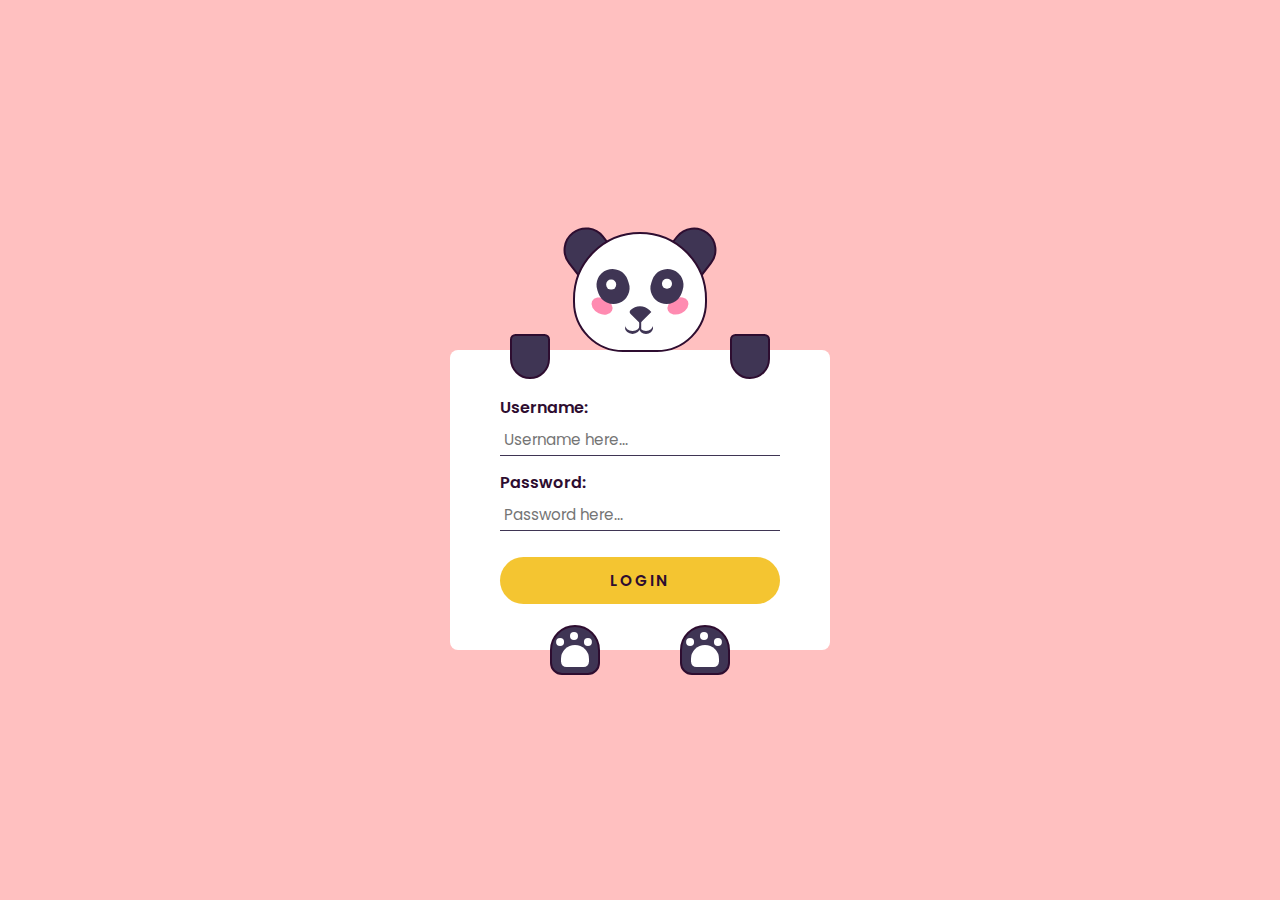
<file: index.html>
<!DOCTYPE html>
<html lang="en">
  <head>
    <meta name="viewport" content="width=device-width, initial-scale=1.0" />
    <title>Interactive Panda Form</title>
    <!-- Google Font -->
    <link
      href="https://fonts.googleapis.com/css2?family=Poppins:wght@400;600&display=swap"
      rel="stylesheet"
    />
    <!-- Stylesheet -->
    <link rel="stylesheet" href="girisstyle.css" />
  </head>
  <body>
    <div class="container">
      <form  >
        <label for="username">Username:</label>
        <input type="text" id="username" placeholder="Username here..." />
        <label for="password">Password:</label>
        <input type="password" id="password" placeholder="Password here..." />
        <button id="login">Login</button>
      </form>
      <div class="ear-l"></div>
      <div class="ear-r"></div>
      <div class="panda-face">
        <div class="blush-l"></div>
        <div class="blush-r"></div>
        <div class="eye-l">
          <div class="eyeball-l"></div>
        </div>
        <div class="eye-r">
          <div class="eyeball-r"></div>
        </div>
        <div class="nose"></div>
        <div class="mouth"></div>
      </div>
      <div class="hand-l"></div>
      <div class="hand-r"></div>
      <div class="paw-l"></div>
      <div class="paw-r"></div>
    </div>
    <!-- Script -->
    <script>
    var login=document.getElementById("login");
    let usernameRef = document.getElementById("username");
        let passwordRef = document.getElementById("password");
        let eyeL = document.querySelector(".eyeball-l");
        let eyeR = document.querySelector(".eyeball-r");
        let handL = document.querySelector(".hand-l");
        let handR = document.querySelector(".hand-r");
        
login.addEventListener('click' ,()=>{
if(usernameRef.value=="enes" && passwordRef.value=="enes123"){
    event.preventDefault();
    window.location.href = "ana.html";
}
else{
  for(var a=0;a<=10;a++){
    
  }
    alert("yanlış giriş")
}
})

        let normalEyeStyle = () => {
          eyeL.style.cssText = `
            left:0.6em;
            top: 0.6em;
          `;
          eyeR.style.cssText = `
          right:0.6em;
          top:0.6em;
          `;
        };
        
        let normalHandStyle = () => {
          handL.style.cssText = `
                height: 2.81em;
                top:8.4em;
                left:7.5em;
                transform: rotate(0deg);
            `;
          handR.style.cssText = `
                height: 2.81em;
                top: 8.4em;
                right: 7.5em;
                transform: rotate(0deg)
            `;
        };
        //When clicked on username input
        usernameRef.addEventListener("focus", () => {
          eyeL.style.cssText = `
            left: 0.75em;
            top: 1.12em;  
          `;
          eyeR.style.cssText = `
            right: 0.75em;
            top: 1.12em;
          `;
          normalHandStyle();
        });
        //When clicked on password input
        passwordRef.addEventListener("focus", () => {
          handL.style.cssText = `
                height: 6.56em;
                top: 3.87em;
                left: 11.75em;
                transform: rotate(-155deg);    
            `;
          handR.style.cssText = `
            height: 6.56em;
            top: 3.87em;
            right: 11.75em;
            transform: rotate(155deg);
          `;
          normalEyeStyle();
        });
        //When clicked outside username and password input
        document.addEventListener("click", (e) => {
          let clickedElem = e.target;
          if (clickedElem != usernameRef && clickedElem != passwordRef) {
            normalEyeStyle();
            normalHandStyle();
          }
        });</script>
  </body>
</html>
</file>
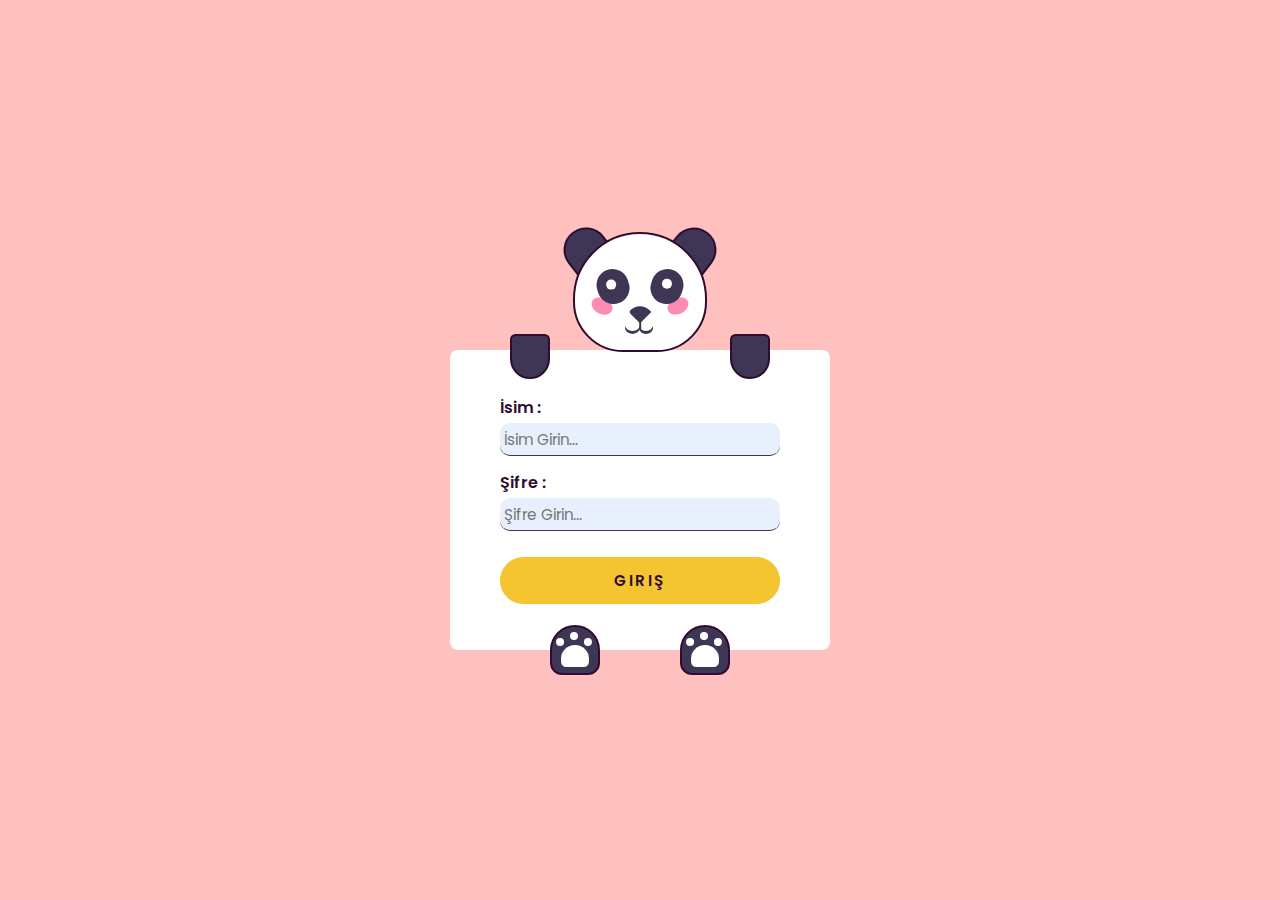
<file: B sitesi/index.html>
<!DOCTYPE html>
<html lang="en">

<head>
  <meta name="viewport" content="width=device-width, initial-scale=1.0" />
  <title>Giriş</title>
  <link href="https://fonts.googleapis.com/css2?family=Poppins:wght@400;600&display=swap" rel="stylesheet" />
  <link rel="stylesheet" href="girisstyle.css" />
  <link rel="web icon" type="png" href="res/giris.png">

</head>

<body>
  <div class="container">
    <form>
      <label for="username">İsim :</label>
      <input type="text" id="username" placeholder="İsim Girin..." />
      <label for="password">Şifre :</label>
      <input type="password" id="password" placeholder="Şifre Girin..." />
      <button id="login">Giriş</button>
    </form>
    <div class="ear-l"></div>
    <div class="ear-r"></div>
    <div class="panda-face">
      <div class="blush-l"></div>
      <div class="blush-r"></div>
      <div class="eye-l">
        <div class="eyeball-l"></div>
      </div>
      <div class="eye-r">
        <div class="eyeball-r"></div>
      </div>
      <div class="nose"></div>
      <div class="mouth"></div>
    </div>
    <div class="hand-l"></div>
    <div class="hand-r"></div>
    <div class="paw-l"></div>
    <div class="paw-r"></div>
  </div>
  <!-- Script -->
  <script>
    var login = document.getElementById("login");
    let usernameRef = document.getElementById("username");
    let passwordRef = document.getElementById("password");
    let eyeL = document.querySelector(".eyeball-l");
    let eyeR = document.querySelector(".eyeball-r");
    let handL = document.querySelector(".hand-l");
    let handR = document.querySelector(".hand-r");

    login.addEventListener('click', () => {
      if ((usernameRef.value == desifreleme(isimsifre) && passwordRef.value == desifreleme(passifre)) || (usernameRef.value == desifreleme(isimsifree) && passwordRef.value == desifreleme(passifree))) {
        event.preventDefault();
        window.location.href = "ana.html";
      }
      else {
        alert("yanlış giriş"+desifreleme(isimsifre)+desifreleme(passifre));
        
      }
    })

    let normalEyeStyle = () => {
      eyeL.style.cssText = `
            left:0.6em;
            top: 0.6em;
          `;
      eyeR.style.cssText = `
          right:0.6em;
          top:0.6em;
          `;
    };

    let normalHandStyle = () => {
      handL.style.cssText = `
                height: 2.81em;
                top:8.4em;
                left:7.5em;
                transform: rotate(0deg);
            `;
      handR.style.cssText = `
                height: 2.81em;
                top: 8.4em;
                right: 7.5em;
                transform: rotate(0deg)
            `;
    };
    //When clicked on username input
    usernameRef.addEventListener("focus", () => {
      eyeL.style.cssText = `
            left: 0.75em;
            top: 1.12em;  
          `;
      eyeR.style.cssText = `
            right: 0.75em;
            top: 1.12em;
          `;
      normalHandStyle();
    });
    //When clicked on password input
    passwordRef.addEventListener("focus", () => {
      handL.style.cssText = `
                height: 6.56em;
                top: 3.87em;
                left: 11.75em;
                transform: rotate(-155deg);    
            `;
      handR.style.cssText = `
            height: 6.56em;
            top: 3.87em;
            right: 11.75em;
            transform: rotate(155deg);
          `;
      normalEyeStyle();
    });
    //When clicked outside username and password input
    document.addEventListener("click", (e) => {
      let clickedElem = e.target;
      if (clickedElem != usernameRef && clickedElem != passwordRef) {
        normalEyeStyle();
        normalHandStyle();
      }
    });

    const karakterler = [
      // Sayılar
      '0', '1', '2', '3', '4', '5', '6', '7', '8', '9',

      // Büyük harfler
      'A', 'B', 'C', 'D', 'E', 'F', 'G', 'H', 'I', 'J',
      'K', 'L', 'M', 'N', 'O', 'P', 'Q', 'R', 'S', 'T',
      'U', 'V', 'W', 'X', 'Y', 'Z',

      // Küçük harfler
      'a', 'b', 'c', 'd', 'e', 'f', 'g', 'h', 'i', 'j',
      'k', 'l', 'm', 'n', 'o', 'p', 'q', 'r', 's', 't',
      'u', 'v', 'w', 'x', 'y', 'z',

      // Özel karakterler
      '!', '@', '#', '$', '%', '^', '&', '*', '(', ')',
      '-', '_', '=', '+', '[', ']', '{', '}', ';', ':',
      '\'', '\"', ',', '.', '/', '<', '>', '?', '\\', '|',

      ' ', '`', '~'
    ];

    const kriptokrktrler = [
      'q', 'Z', ')', '6', '!', 'a', 'O', '-', '8', '{',
      'y', '[', '7', '%', 'E', '_', '@', '>', 'P', '}',
      '0', 'K', '\\', 'c', 'b', ';', 'i', 'U', 'X', ']',
      'r', 'Q', '&', 'n', 'R', '^', 'H', 'Y', '=', '2',
      '<', '4', 'p', 'd', 's', '1', 'z', '+', 'L', 'A',
      '#', 'v', '5', '(', '/', 'F', 'W', '3', 'I', 'M',
      'B', 'w', 'k', '9', '*', 'f', 'C', 'm', 'G', 'u',
      'N', '|', 'x', 'V', 'D', '?', 'T', ':', '.', 'S',
      'l', 'h', 'g', 'o', ',', 'J', 'e', 'j', '"', '`',
      't', ' ', '$', '!', '\'', '~'
    ];


    function desifreleme(sifmetin) {
      let sademetin = "";
      for (let i = 0; i < sifmetin.length; i++) {
        let item = sifmetin[i];
        for (let j = 0; j < kriptokrktrler.length; j++) {
          if (kriptokrktrler[j] === item) {
            sademetin += karakterler[j];
            break;
          }
        }
      }
      return sademetin;
    }
    let isimsifre = "<A</";
    let isimsifree = "As/HA";
    let passifree = "As/HAZ)6JJ";
    let passifre = "<A</Z)6JJ";



  </script>
</body>

</html>
</file>
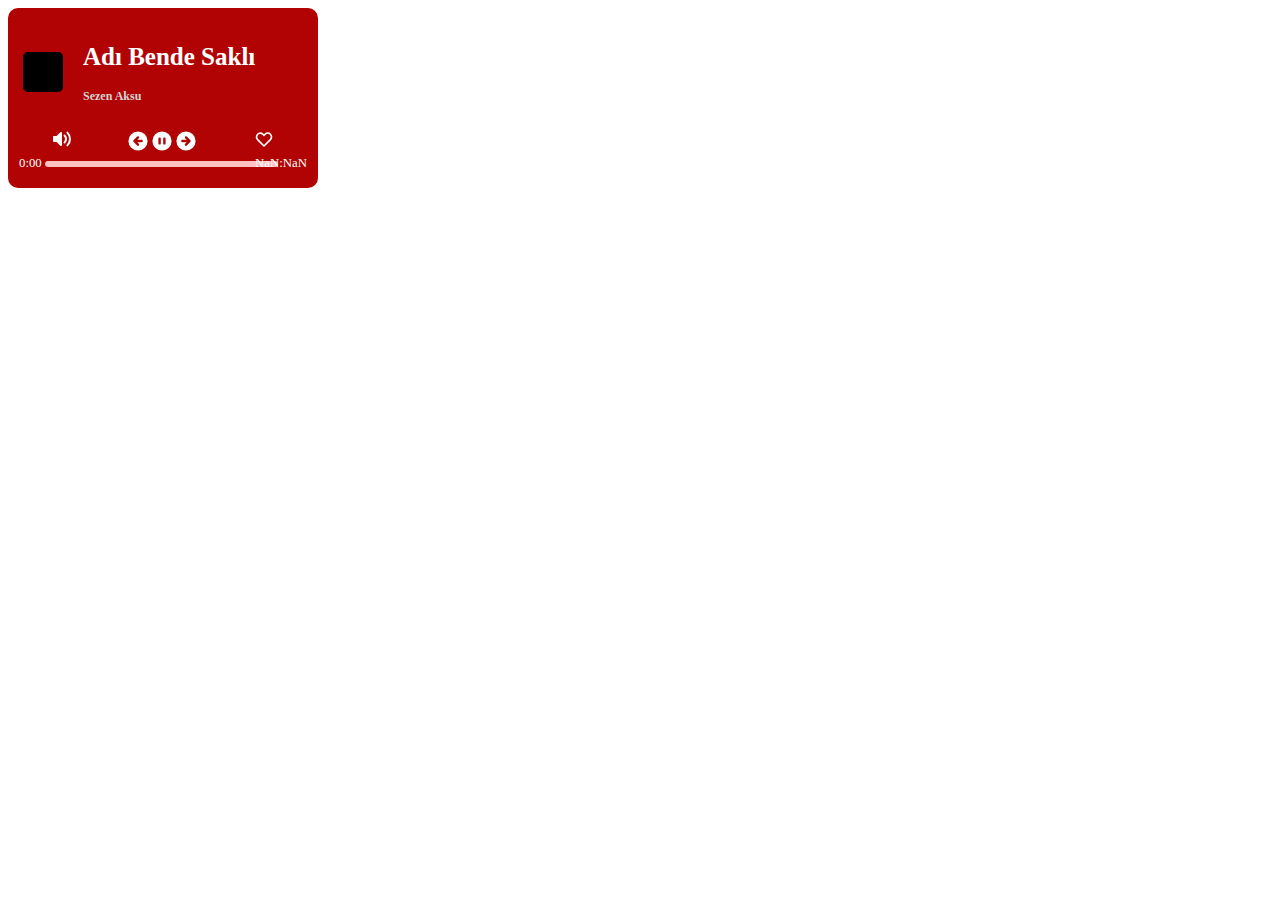
<file: B sitesi/-den.html>
<!DOCTYPE html>
<html lang="en">

<head>
  <meta charset="UTF-8">
  <meta name="viewport" content="width=device-width, initial-scale=1.0">
  <title>Document</title>
  <link href="https://cdnjs.cloudflare.com/ajax/libs/font-awesome/6.5.1/css/all.min.css" rel="stylesheet">

  <style>
    :root {
      --imgbg: #fbb6b6;
      --nav-a-color: #b10303;
      --nav-a-color-hov: #ff2323;
      --inp-border-c: #ff9494;
      --inp-place: #ff5757;
      --inp-border-c-focus: #b10303;
      --bg-color: #ffc0c0;
      --icerik-c: #b10303;
    }

    /* From Uiverse.io by LightAndy1 */
    /* Spotify music card made by: csozi | Website: www.csozi.hu*/

    .card {
      position: relative;
      width: 290px;
      height: 160px;
      background: var(--nav-a-color);
      border-radius: 10px;
      padding: 10px;
    }

    .top {
      align-items: center;
      position: relative;
      width: 100%;
      display: flex;
      gap: 20px;
    }

    .pfp {
      position: relative;
      top: 5px;
      left: 5px;
      height: 40px;
      width: 40px;
      background-color: #000000;
      border-radius: 5px;
      display: flex;
      justify-content: center;
      align-items: center;
    }

    .title-1 {
      color: white;
      font-size: 25px;
      font-weight: bolder;
      margin-left: 5px;
    }

    .title-2 {
      color: lightgrey;
      font-size: 12px;
      font-weight: bold;
      margin-top: -7px;
      margin-left: 5px;
    }

    .time {
      width: 75%;
      background-color: var(--bg-color);
      height: 6px;
      border-radius: 3px;
      position: absolute;
      left: 12%;
      margin: auto;
      bottom: 21px;
    }

    .elapsed {
      width: 0%;
      background-color: var(--nav-a-color-hov);
      height: 100%;
      border-radius: 3px;
    }

    .controls {
      color: rgb(255, 255, 255);
      display: flex;
      position: absolute;
      bottom: 30px;
      left: 0;
      width: 100%;
      justify-content: center;
    }

    .volume {
      height: 100%;
      width: 50px;
      margin-right: 2px;
    }

    .air {
      height: 100%;
      width: 54px;
    }

    .controls svg {
      cursor: pointer;
      transition: 0.1s;
      margin-bottom: 5px;
    }

    .controls svg:hover {
      color: var(--nav-a-color-hov);
    }

    .volume {
      opacity: 0;
      position: relative;
      transition: 0.2s;
    }

    .volume .slider {
      height: 4px;
      background-color: #bebebe;
      width: 80%;
      border-radius: 2px;
      margin-top: 8px;
      margin-left: 10%;
    }

    .volume .slider .green {
      background-color: #1db954;
      height: 100%;
      width: 80%;
      border-radius: 3px;
    }

    .volume .circle {
      background-color: #ffffff;
      height: 6px;
      width: 6px;
      border-radius: 3px;
      position: absolute;
      right: 20%;
      top: 60%;
    }

    .volume_button:hover~.volume,
    .volume:hover {
      opacity: 1;
    }

    .timetext {
      color: white;
      font-size: 0.8em;
      position: absolute;
    }

    .time_now {
      bottom: 4px;
      left: 11px;
    }

    .time_full {
      bottom: 4px;
      right: 11px;
    }

    .playing {
      display: flex;
      position: relative;
      justify-content: center;
      gap: 1px;
      width: 30px;
      height: 20px;
    }

    .greenline {
      background-color: #1db954;
      height: 20px;
      width: 2px;
      position: relative;
      transform-origin: bottom;
    }

    .line-1 {
      animation: infinite playing 1s ease-in-out;
      animation-delay: 0.2s;
    }

    .line-2 {
      animation: infinite playing 1s ease-in-out;
      animation-delay: 0.5s;
    }

    .line-3 {
      animation: infinite playing 1s ease-in-out;
      animation-delay: 0.6s;
    }

    .line-4 {
      animation: infinite playing 1s ease-in-out;
      animation-delay: 0s;
    }

    .line-5 {
      animation: infinite playing 1s ease-in-out;
      animation-delay: 0.4s;
    }

    @keyframes playing {
      0% {
        transform: scaleY(0.1);
      }

      33% {
        transform: scaleY(0.6);
      }

      66% {
        transform: scaleY(0.9);
      }

      100% {
        transform: scaleY(0.1);
      }
    }
  </style>
</head>

<body>
  <div class="card">
    <div class="top">
      <div class="pfp">
        <div class="playing">
          <div class="greenline line-1"></div>
          <div class="greenline line-2"></div>
          <div class="greenline line-3"></div>
          <div class="greenline line-4"></div>
          <div class="greenline line-5"></div>
        </div>
      </div>
      <div class="texts">
        <p class="title-1" id="sarkiismi">Soldiers Rage</p>
        <p class="title-2" id="sanatci">Tha Mechanic</p>
      </div>
    </div>

    <div class="controls">
      <svg class="volume_button" id="sesıco" width="24" height="20" fill="currentColor" viewBox="0 0 24 24"
        xmlns="http://www.w3.org/2000/svg">
        <path fill-rule="evenodd"
          d="M11.26 3.691A1.2 1.2 0 0 1 12 4.8v14.4a1.199 1.199 0 0 1-2.048.848L5.503 15.6H2.4a1.2 1.2 0 0 1-1.2-1.2V9.6a1.2 1.2 0 0 1 1.2-1.2h3.103l4.449-4.448a1.2 1.2 0 0 1 1.308-.26Zm6.328-.176a1.2 1.2 0 0 1 1.697 0A11.967 11.967 0 0 1 22.8 12a11.966 11.966 0 0 1-3.515 8.485 1.2 1.2 0 0 1-1.697-1.697A9.563 9.563 0 0 0 20.4 12a9.565 9.565 0 0 0-2.812-6.788 1.2 1.2 0 0 1 0-1.697Zm-3.394 3.393a1.2 1.2 0 0 1 1.698 0A7.178 7.178 0 0 1 18 12a7.18 7.18 0 0 1-2.108 5.092 1.2 1.2 0 1 1-1.698-1.698A4.782 4.782 0 0 0 15.6 12a4.78 4.78 0 0 0-1.406-3.394 1.2 1.2 0 0 1 0-1.698Z"
          clip-rule="evenodd"></path>
      </svg>
      <div class="volume">
        <div class="slider">
          <div class="green"></div>
        </div>
        <div class="circle"></div>
      </div>
      <svg width="24" height="24" id="onceki" fill="currentColor" viewBox="0 0 24 24"
        xmlns="http://www.w3.org/2000/svg">
        <path fill-rule="evenodd"
          d="M12 21.6a9.6 9.6 0 1 0 0-19.2 9.6 9.6 0 0 0 0 19.2Zm.848-12.352a1.2 1.2 0 0 0-1.696-1.696l-3.6 3.6a1.2 1.2 0 0 0 0 1.696l3.6 3.6a1.2 1.2 0 0 0 1.696-1.696L11.297 13.2H15.6a1.2 1.2 0 1 0 0-2.4h-4.303l1.551-1.552Z"
          clip-rule="evenodd"></path>
      </svg>
      <svg width="24" height="24" id="durum" fill="currentColor" viewBox="0 0 24 24" xmlns="http://www.w3.org/2000/svg">
        <path fill-rule="evenodd"
          d="M21.6 12a9.6 9.6 0 1 1-19.2 0 9.6 9.6 0 0 1 19.2 0ZM8.4 9.6a1.2 1.2 0 1 1 2.4 0v4.8a1.2 1.2 0 1 1-2.4 0V9.6Zm6-1.2a1.2 1.2 0 0 0-1.2 1.2v4.8a1.2 1.2 0 1 0 2.4 0V9.6a1.2 1.2 0 0 0-1.2-1.2Z"
          clip-rule="evenodd"></path>
      </svg>
      <svg width="24" height="24" id="sonraki" fill="currentColor" viewBox="0 0 24 24"
        xmlns="http://www.w3.org/2000/svg">
        <path fill-rule="evenodd"
          d="M12 21.6a9.6 9.6 0 1 0 0-19.2 9.6 9.6 0 0 0 0 19.2Zm4.448-10.448-3.6-3.6a1.2 1.2 0 0 0-1.696 1.696l1.551 1.552H8.4a1.2 1.2 0 1 0 0 2.4h4.303l-1.551 1.552a1.2 1.2 0 1 0 1.696 1.696l3.6-3.6a1.2 1.2 0 0 0 0-1.696Z"
          clip-rule="evenodd"></path>
      </svg>
      <div class="air"></div>
      <svg width="24" height="20" fill="none" stroke="currentColor" stroke-linecap="round" stroke-linejoin="round"
        stroke-width="2" viewBox="0 0 24 24" xmlns="http://www.w3.org/2000/svg">
        <path
          d="M3.343 7.778a4.5 4.5 0 0 1 7.339-1.46L12 7.636l1.318-1.318a4.5 4.5 0 1 1 6.364 6.364L12 20.364l-7.682-7.682a4.501 4.501 0 0 1-.975-4.904Z">
        </path>
      </svg>
    </div>
    <div class="time">
      <div class="elapsed" id="yuzdetop"></div>
    </div>
    <p class="timetext time_now">0:00</p>
    <p class="timetext time_full">0:00</p>

  </div>
  <script>
    var yesil = document.getElementsByClassName('greenline');
    var sarki = document.getElementById('sarkiismi');
    var yuzdesure = document.getElementById('yuzdetop');
    var sanatci = document.getElementById('sanatci');
    var simdikizaman = document.getElementsByClassName('time_now');
    var fullzaman = document.getElementsByClassName('time_full');
    var surekontrol = document.getElementsByClassName('elapsed');
    var sesıco = document.getElementById('sesıco');
    var onceki = document.getElementById('onceki');
    var sonraki = document.getElementById('sonraki');
    var durum = document.getElementById('durum');
    const sesyol = [//şarkı yolları
      'music/adı-bende-sakli.mp3',
      'music/bircocuksevdim.mp3',
      'music/mp3indirdur-Sezen-Aksu-Biliyorsun.mp3',
      'music/mp3indirdur-Sezen-Aksu-Firuze.mp3',
      'music/mp3indirdur-Sezen-Aksu-Unuttun-Mu-Beni.mp3'
    ];
    const isim = [
      "Adı Bende Saklı",
      "Bir Çocuk Sevdim",
      "Biliyorsun",
      "Firuze",
      "Unuttun Mu Beni"
    ];

    var a = 0;
    var tops = sesyol.length;//toplam şarkı sayısı
    gizle(a);
    var d = 1;
    var s = 0;
    let ses = new Audio(sesyol[s]);
    function gizle(a) {
      if (a == 0) {
        for (let i = 0; i < yesil.length; i++) {
          yesil[i].style.opacity = "0";  // Her bir öğeyi gizler
        }
      }
      if (a == 1) {
        for (let i = 0; i < yesil.length; i++) {
          yesil[i].style.opacity = "1";
        }
      }
    }
    baslat();//bu ve alt satır şarkı ismi , sanatçı ve süreler yazsın diye
    suredonustur();
    durdur();

    function durdur() {
      ses.pause();
      gizle(0);
      d++;
      suredonustur();

    }
    function baslat() {
      sanatci.textContent = "Sezen Aksu"; //farklı sanatçılarda degiştiririz şu anlık dece SEZEN AKSU
      sarki.textContent = isim[s];
      ses.play();
      gizle(1);
      d = 0;
      suredonustur();

    }
    function durbas() {
      if (d == 0) {
        durdur();
      }
      else {
        baslat();
      }
      suredonustur();

    }
    durum.addEventListener('click', () => {
      durbas();
    });
    onceki.addEventListener('click', () => {

      if (s == 0) {
        s = tops;
      }
      else {
        s -= 1;
      } ses.src = sesyol[s]; d = 1; baslat();
    });
    sonraki.addEventListener('click', () => {


      if (s == tops) {
        s = 0;
      }
      else {
        s += 1;
      } ses.src = sesyol[s]; d = 1; baslat();
    });
    ses.addEventListener('timeupdate', () => {
      var yuzde = (ses.currentTime * 100) / ses.duration;
      yuzdesure.style.width = yuzde + "%";
      simdikizaman[0].textContent = formatTime(ses.currentTime);
      suredonustur();
    });



    function suredonustur() {
      san = ses.duration;
      let dak = Math.floor(san / 60);
      san = Math.floor(san % 60);
      fullzaman[0].textContent = `${dak}:${san < 10 ? '0' + san : san}`;
    }
    function formatTime(seconds) {
      const minutes = Math.floor(seconds / 60);
      seconds = Math.floor(seconds % 60);
      return `${minutes}:${seconds < 10 ? '0' + seconds : seconds}`;
    }
  </script>

</body>

</html>
</file>
<file: girisstyle.css>
* {
    padding: 0;
    margin: 0;
    box-sizing: border-box;
    font-family: "Poppins", sans-serif;
  }
  body {
    background-color: #ffc0c0;
  }
  .container {
    height: 31.25em;
    width: 31.25em;
    position: absolute;
    transform: translate(-50%, -50%);
    top: 50%;
    left: 50%;
  }
  form {
    width: 23.75em;
    height: 18.75em;
    background-color: #ffffff;
    position: absolute;
    transform: translate(-50%, -50%);
    top: calc(50% + 3.1em);
    left: 50%;
    padding: 0 3.1em;
    display: flex;
    flex-direction: column;
    justify-content: center;
    border-radius: 0.5em;
  }
  form label {
    display: block;
    margin-bottom: 0.2em;
    font-weight: 600;
    color: #2e0d30;
  }
  form input {
    font-size: 0.95em;
    font-weight: 400;
    color: #3f3554;
    padding: 0.3em;
    border: none;
    border-bottom: 0.12em solid #3f3554;
    outline: none;
  }
  form input:focus {
    border-color: #f4c531;
  }
  form input:not(:last-child) {
    margin-bottom: 0.9em;
  }
  form button {
    font-size: 0.95em;
    padding: 0.8em 0;
    border-radius: 2em;
    border: none;
    outline: none;
    background-color: #f4c531;
    color: #2e0d30;
    text-transform: uppercase;
    font-weight: 600;
    letter-spacing: 0.15em;
    margin-top: 0.8em;
  }
  .panda-face {
    height: 7.5em;
    width: 8.4em;
    background-color: #ffffff;
    border: 0.18em solid #2e0d30;
    border-radius: 7.5em 7.5em 5.62em 5.62em;
    position: absolute;
    top: 2em;
    margin: auto;
    left: 0;
    right: 0;
  }
  .ear-l,
  .ear-r {
    background-color: #3f3554;
    height: 2.5em;
    width: 2.81em;
    border: 0.18em solid #2e0d30;
    border-radius: 2.5em 2.5em 0 0;
    top: 1.75em;
    position: absolute;
  }
  .ear-l {
    transform: rotate(-38deg);
    left: 10.75em;
  }
  .ear-r {
    transform: rotate(38deg);
    right: 10.75em;
  }
  .blush-l,
  .blush-r {
    background-color: #ff8bb1;
    height: 1em;
    width: 1.37em;
    border-radius: 50%;
    position: absolute;
    top: 4em;
  }
  .blush-l {
    transform: rotate(25deg);
    left: 1em;
  }
  .blush-r {
    transform: rotate(-25deg);
    right: 1em;
  }
  .eye-l,
  .eye-r {
    background-color: #3f3554;
    height: 2.18em;
    width: 2em;
    border-radius: 2em;
    position: absolute;
    top: 2.18em;
  }
  .eye-l {
    left: 1.37em;
    transform: rotate(-20deg);
  }
  .eye-r {
    right: 1.37em;
    transform: rotate(20deg);
  }
  .eyeball-l,
  .eyeball-r {
    height: 0.6em;
    width: 0.6em;
    background-color: #ffffff;
    border-radius: 50%;
    position: absolute;
    left: 0.6em;
    top: 0.6em;
    transition: 1s all;
  }
  .eyeball-l {
    transform: rotate(20deg);
  }
  .eyeball-r {
    transform: rotate(-20deg);
  }
  .nose {
    height: 1em;
    width: 1em;
    background-color: #3f3554;
    position: absolute;
    top: 4.37em;
    margin: auto;
    left: 0;
    right: 0;
    border-radius: 1.2em 0 0 0.25em;
    transform: rotate(45deg);
  }
  .nose:before {
    content: "";
    position: absolute;
    background-color: #3f3554;
    height: 0.6em;
    width: 0.1em;
    transform: rotate(-45deg);
    top: 0.75em;
    left: 1em;
  }
  .mouth,
  .mouth:before {
    height: 0.75em;
    width: 0.93em;
    background-color: transparent;
    position: absolute;
    border-radius: 50%;
    box-shadow: 0 0.18em #3f3554;
  }
  .mouth {
    top: 5.31em;
    left: 3.12em;
  }
  .mouth:before {
    content: "";
    position: absolute;
    left: 0.87em;
  }
  .hand-l,
  .hand-r {
    background-color: #3f3554;
    height: 2.81em;
    width: 2.5em;
    border: 0.18em solid #2e0d30;
    border-radius: 0.6em 0.6em 2.18em 2.18em;
    transition: 1s all;
    position: absolute;
    top: 8.4em;
  }
  .hand-l {
    left: 7.5em;
  }
  .hand-r {
    right: 7.5em;
  }
  .paw-l,
  .paw-r {
    background-color: #3f3554;
    height: 3.12em;
    width: 3.12em;
    border: 0.18em solid #2e0d30;
    border-radius: 2.5em 2.5em 1.2em 1.2em;
    position: absolute;
    top: 26.56em;
  }
  .paw-l {
    left: 10em;
  }
  .paw-r {
    right: 10em;
  }
  .paw-l:before,
  .paw-r:before {
    position: absolute;
    content: "";
    background-color: #ffffff;
    height: 1.37em;
    width: 1.75em;
    top: 1.12em;
    left: 0.55em;
    border-radius: 1.56em 1.56em 0.6em 0.6em;
  }
  .paw-l:after,
  .paw-r:after {
    position: absolute;
    content: "";
    background-color: #ffffff;
    height: 0.5em;
    width: 0.5em;
    border-radius: 50%;
    top: 0.31em;
    left: 1.12em;
    box-shadow: 0.87em 0.37em #ffffff, -0.87em 0.37em #ffffff;
  }
</file>
<file: B sitesi/girisstyle.css>
* {
    padding: 0;
    margin: 0;
    box-sizing: border-box;
    font-family: "Poppins", sans-serif;
  }
  body {
    background-color: #ffc0c0;
  }
  .container {
    height: 31.25em;
    width: 31.25em;
    position: absolute;
    transform: translate(-50%, -50%);
    top: 50%;
    left: 50%;
  }
  form {
    width: 23.75em;
    height: 18.75em;
    background-color: #ffffff;
    position: absolute;
    transform: translate(-50%, -50%);
    top: calc(50% + 3.1em);
    left: 50%;
    padding: 0 3.1em;
    display: flex;
    flex-direction: column;
    justify-content: center;
    border-radius: 0.5em;
  }
  form label {
    display: block;
    margin-bottom: 0.2em;
    font-weight: 600;
    color: #2e0d30;
  }
  form input {
    background-color: #e8f0fe;
    border-radius: 10px;
    padding-left: 10px;
    font-size: 0.95em;
    font-weight: 400;
    padding: 0.3em;
    border: none;
    border-bottom: 0.12em solid #3f3554;
    outline: none;
  }
  form input:focus {
    transition: all 0.3s ease;
    box-shadow: rgba(0, 0, 0, 0.25) 0px 54px 55px, rgba(0, 0, 0, 0.12) 0px -12px 30px, rgba(0, 0, 0, 0.12) 0px 4px 6px, rgba(0, 0, 0, 0.17) 0px 12px 13px, rgba(0, 0, 0, 0.09) 0px -3px 5px;
    border-color: #f4c531;
  }
  form input:not(:last-child) {
    margin-bottom: 0.9em;
  }
  form button {
    font-size: 0.95em;
    padding: 0.8em 0;
    border-radius: 2em;
    border: none;
    outline: none;
    background-color: #f4c531;
    color: #2e0d30;
    text-transform: uppercase;
    font-weight: 600;
    letter-spacing: 0.15em;
    margin-top: 0.8em;
  }
  .panda-face {
    height: 7.5em;
    width: 8.4em;
    background-color: #ffffff;
    border: 0.18em solid #2e0d30;
    border-radius: 7.5em 7.5em 5.62em 5.62em;
    position: absolute;
    top: 2em;
    margin: auto;
    left: 0;
    right: 0;
  }
  .ear-l,
  .ear-r {
    background-color: #3f3554;
    height: 2.5em;
    width: 2.81em;
    border: 0.18em solid #2e0d30;
    border-radius: 2.5em 2.5em 0 0;
    top: 1.75em;
    position: absolute;
  }
  .ear-l {
    transform: rotate(-38deg);
    left: 10.75em;
  }
  .ear-r {
    transform: rotate(38deg);
    right: 10.75em;
  }
  .blush-l,
  .blush-r {
    background-color: #ff8bb1;
    height: 1em;
    width: 1.37em;
    border-radius: 50%;
    position: absolute;
    top: 4em;
  }
  .blush-l {
    transform: rotate(25deg);
    left: 1em;
  }
  .blush-r {
    transform: rotate(-25deg);
    right: 1em;
  }
  .eye-l,
  .eye-r {
    background-color: #3f3554;
    height: 2.18em;
    width: 2em;
    border-radius: 2em;
    position: absolute;
    top: 2.18em;
  }
  .eye-l {
    left: 1.37em;
    transform: rotate(-20deg);
  }
  .eye-r {
    right: 1.37em;
    transform: rotate(20deg);
  }
  .eyeball-l,
  .eyeball-r {
    height: 0.6em;
    width: 0.6em;
    background-color: #ffffff;
    border-radius: 50%;
    position: absolute;
    left: 0.6em;
    top: 0.6em;
    transition: 1s all;
  }
  .eyeball-l {
    transform: rotate(20deg);
  }
  .eyeball-r {
    transform: rotate(-20deg);
  }
  .nose {
    height: 1em;
    width: 1em;
    background-color: #3f3554;
    position: absolute;
    top: 4.37em;
    margin: auto;
    left: 0;
    right: 0;
    border-radius: 1.2em 0 0 0.25em;
    transform: rotate(45deg);
  }
  .nose:before {
    content: "";
    position: absolute;
    background-color: #3f3554;
    height: 0.6em;
    width: 0.1em;
    transform: rotate(-45deg);
    top: 0.75em;
    left: 1em;
  }
  .mouth,
  .mouth:before {
    height: 0.75em;
    width: 0.93em;
    background-color: transparent;
    position: absolute;
    border-radius: 50%;
    box-shadow: 0 0.18em #3f3554;
  }
  .mouth {
    top: 5.31em;
    left: 3.12em;
  }
  .mouth:before {
    content: "";
    position: absolute;
    left: 0.87em;
  }
  .hand-l,
  .hand-r {
    background-color: #3f3554;
    height: 2.81em;
    width: 2.5em;
    border: 0.18em solid #2e0d30;
    border-radius: 0.6em 0.6em 2.18em 2.18em;
    transition: 1s all;
    position: absolute;
    top: 8.4em;
  }
  .hand-l {
    left: 7.5em;
  }
  .hand-r {
    right: 7.5em;
  }
  .paw-l,
  .paw-r {
    background-color: #3f3554;
    height: 3.12em;
    width: 3.12em;
    border: 0.18em solid #2e0d30;
    border-radius: 2.5em 2.5em 1.2em 1.2em;
    position: absolute;
    top: 26.56em;
  }
  .paw-l {
    left: 10em;
  }
  .paw-r {
    right: 10em;
  }
  .paw-l:before,
  .paw-r:before {
    position: absolute;
    content: "";
    background-color: #ffffff;
    height: 1.37em;
    width: 1.75em;
    top: 1.12em;
    left: 0.55em;
    border-radius: 1.56em 1.56em 0.6em 0.6em;
  }
  .paw-l:after,
  .paw-r:after {
    position: absolute;
    content: "";
    background-color: #ffffff;
    height: 0.5em;
    width: 0.5em;
    border-radius: 50%;
    top: 0.31em;
    left: 1.12em;
    box-shadow: 0.87em 0.37em #ffffff, -0.87em 0.37em #ffffff;
  }
</file>
